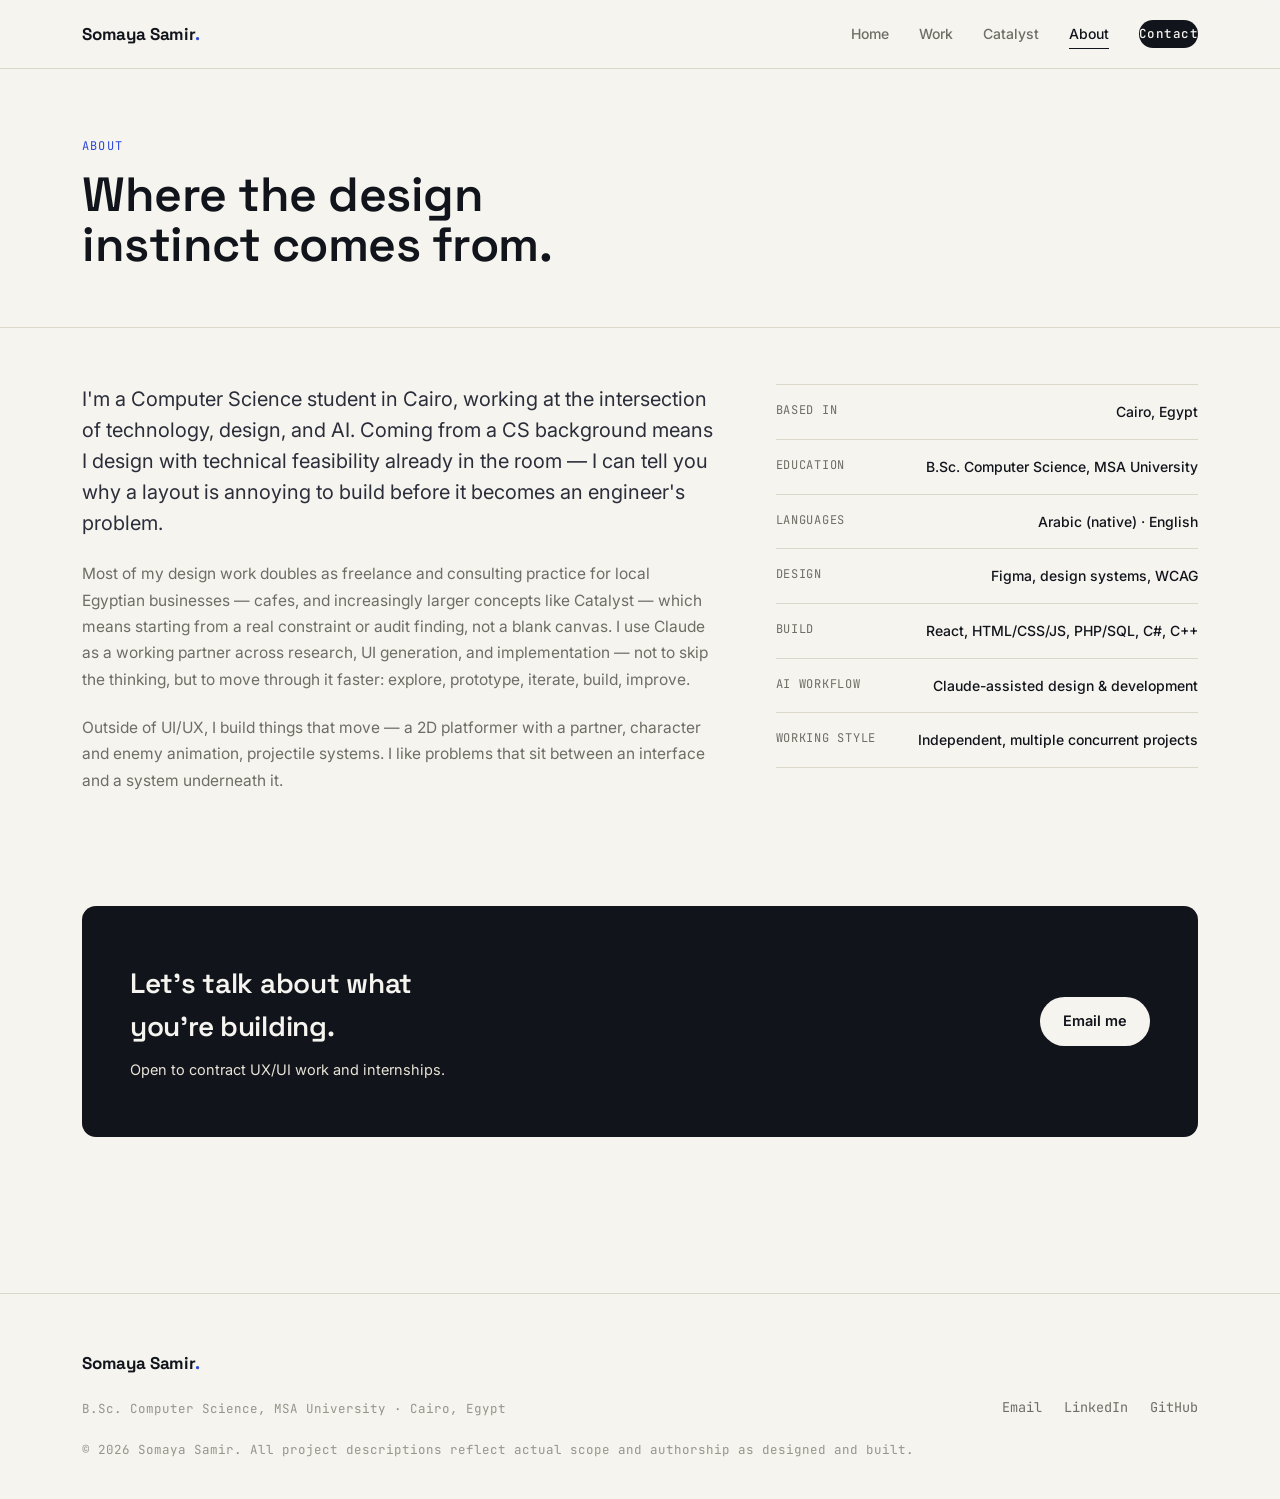
<file: about.html>
<!DOCTYPE html>
<html lang="en">
<head>
<meta charset="UTF-8">
<meta name="viewport" content="width=device-width, initial-scale=1.0">
<title>About — Somaya Samir</title>
<link rel="stylesheet" href="style.css">
</head>
<body>

<header class="site-header">
  <div class="wrap">
    <a href="index.html" class="brand">Somaya Samir<span>.</span></a>
    <nav class="nav-links">
      <a href="index.html">Home</a>
      <a href="work.html">Work</a>
      <a href="catalyst.html">Catalyst</a>
      <a href="about.html" class="active">About</a>
      <a href="index.html#contact" class="nav-cta">Contact</a>
    </nav>
    <button class="nav-toggle">Menu</button>
  </div>
</header>

<section class="hero" style="padding-bottom:56px;">
  <div class="wrap">
    <span class="eyebrow">About</span>
    <h1 style="font-size:clamp(30px,5vw,48px); max-width:16ch;">Where the design instinct comes from.</h1>
  </div>
</section>

<section class="section-tight">
  <div class="wrap about-grid">
    <div>
      <p class="lede">I'm a Computer Science student in Cairo, working at the intersection of technology, design, and AI. Coming from a CS background means I design with technical feasibility already in the room — I can tell you why a layout is annoying to build before it becomes an engineer's problem.</p>
      <p style="margin-top:22px; color:var(--muted); font-size:15.5px; line-height:1.7;">Most of my design work doubles as freelance and consulting practice for local Egyptian businesses — cafes, and increasingly larger concepts like Catalyst — which means starting from a real constraint or audit finding, not a blank canvas. I use Claude as a working partner across research, UI generation, and implementation — not to skip the thinking, but to move through it faster: explore, prototype, iterate, build, improve.</p>
      <p style="margin-top:22px; color:var(--muted); font-size:15.5px; line-height:1.7;">Outside of UI/UX, I build things that move — a 2D platformer with a partner, character and enemy animation, projectile systems. I like problems that sit between an interface and a system underneath it.</p>
    </div>
    <div>
      <div class="fact-list">
        <div class="fact-row"><span class="k">Based in</span><span class="v">Cairo, Egypt</span></div>
        <div class="fact-row"><span class="k">Education</span><span class="v">B.Sc. Computer Science, MSA University</span></div>
        <div class="fact-row"><span class="k">Languages</span><span class="v">Arabic (native) · English</span></div>
        <div class="fact-row"><span class="k">Design</span><span class="v">Figma, design systems, WCAG</span></div>
        <div class="fact-row"><span class="k">Build</span><span class="v">React, HTML/CSS/JS, PHP/SQL, C#, C++</span></div>
        <div class="fact-row"><span class="k">AI workflow</span><span class="v">Claude-assisted design &amp; development</span></div>
        <div class="fact-row"><span class="k">Working style</span><span class="v">Independent, multiple concurrent projects</span></div>
      </div>
    </div>
  </div>
</section>

<section class="section-tight">
  <div class="wrap">
    <div class="cta-band">
      <div>
        <h2>Let's talk about what you're building.</h2>
        <p class="sub">Open to contract UX/UI work and internships.</p>
      </div>
      <a href="mailto:somaya.samir@msa.edu.eg" class="btn btn-primary">Email me</a>
    </div>
  </div>
</section>

<footer class="site-footer">
  <div class="wrap">
    <div class="footer-grid">
      <div>
        <div class="brand">Somaya Samir<span>.</span></div>
        <div class="footer-note">B.Sc. Computer Science, MSA University · Cairo, Egypt</div>
      </div>
      <div class="footer-links">
        <a href="mailto:somaya.samir@msa.edu.eg">Email</a>
        <a href="https://www.linkedin.com/in/somaya-amer-229257331/">LinkedIn</a>
        <a href="https://github.com/so206">GitHub</a>
      </div>
    </div>
    <div class="footer-note">© 2026 Somaya Samir. All project descriptions reflect actual scope and authorship as designed and built.</div>
  </div>
</footer>

<script src="main.js"></script>
</body>
</html>
</file>
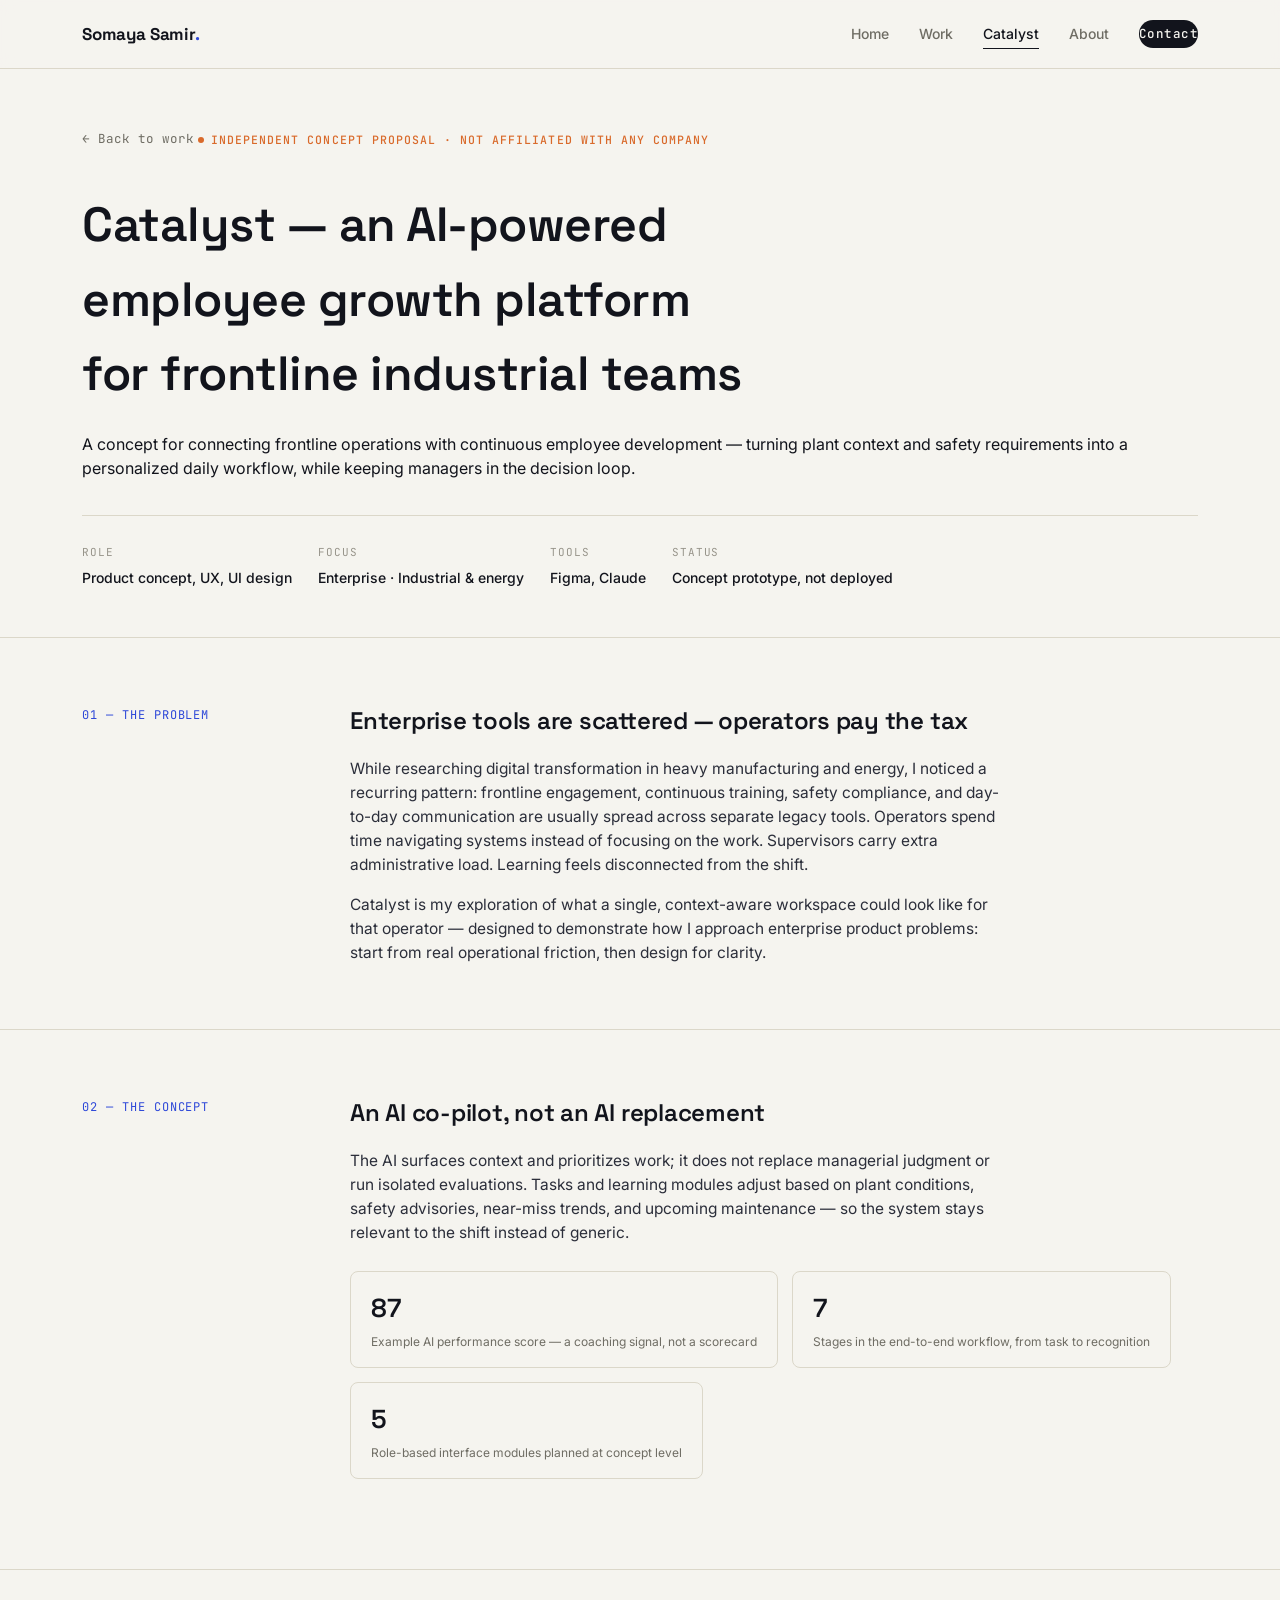
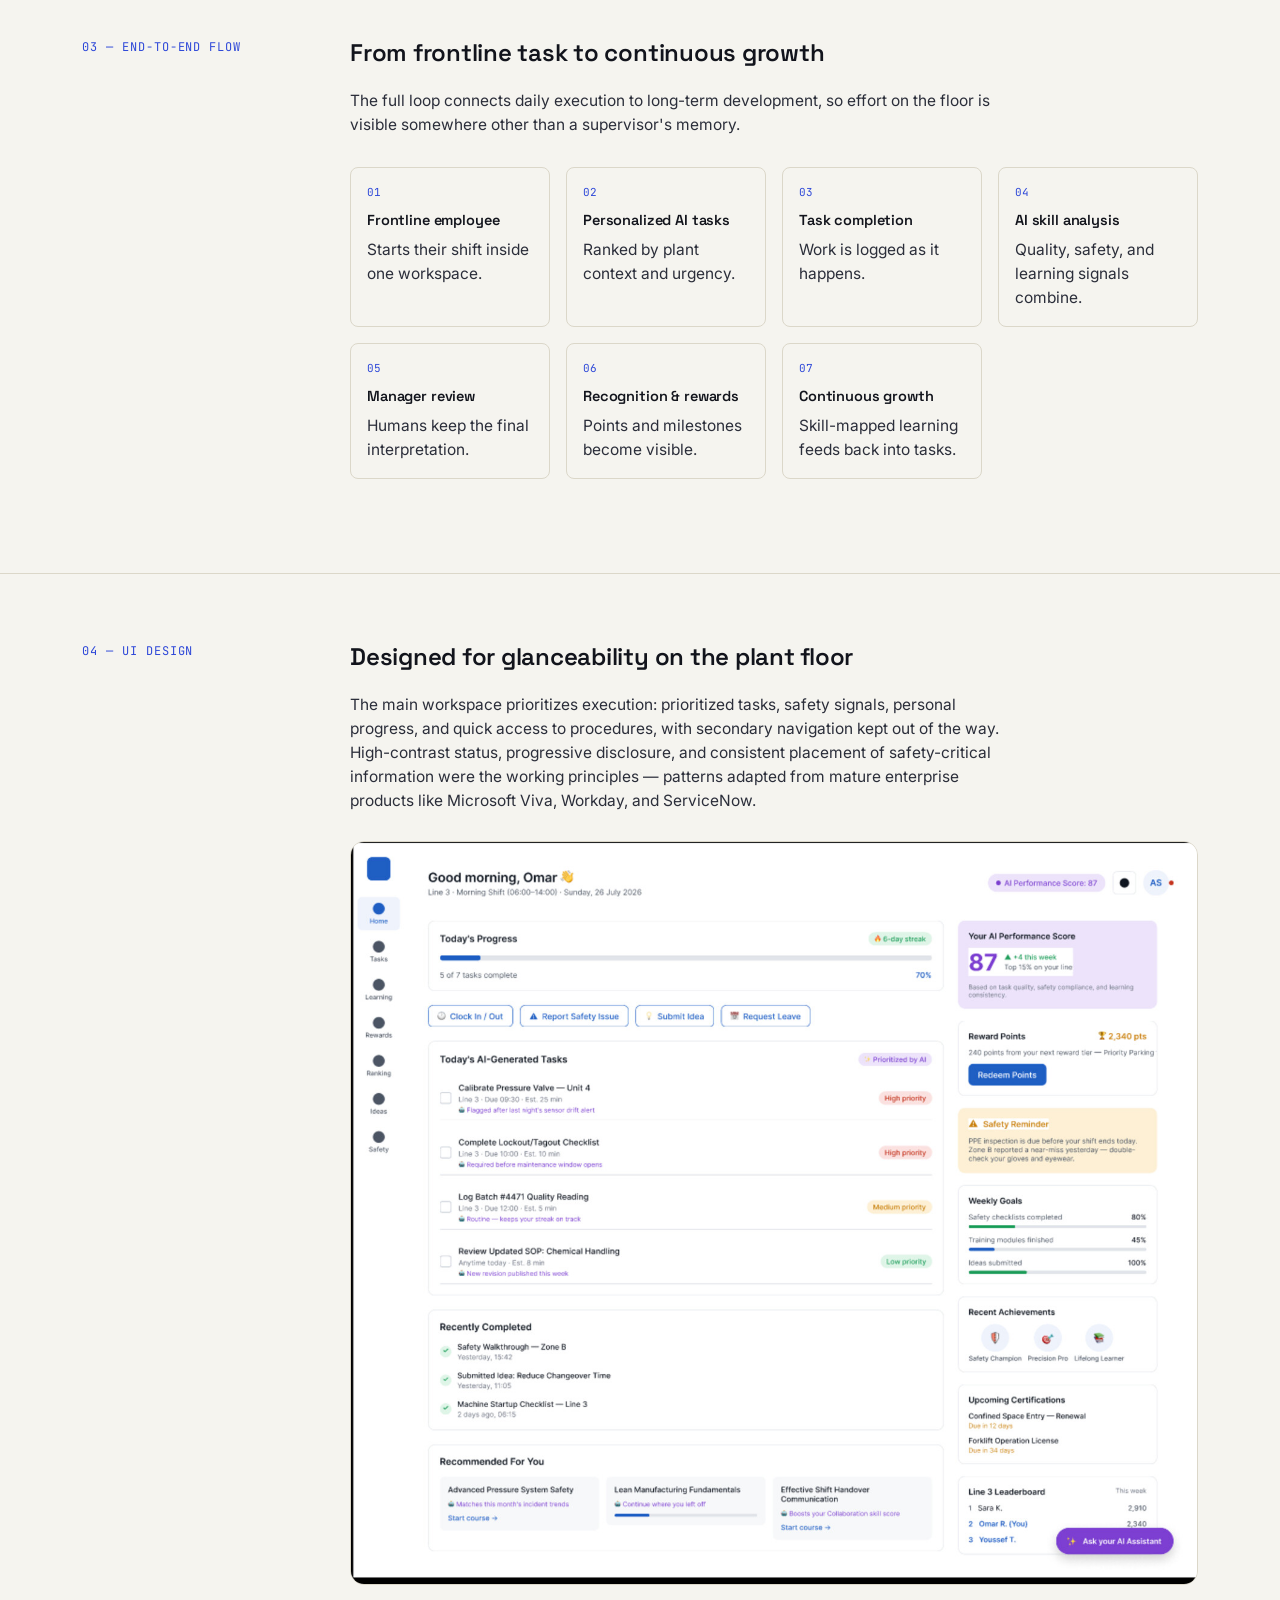
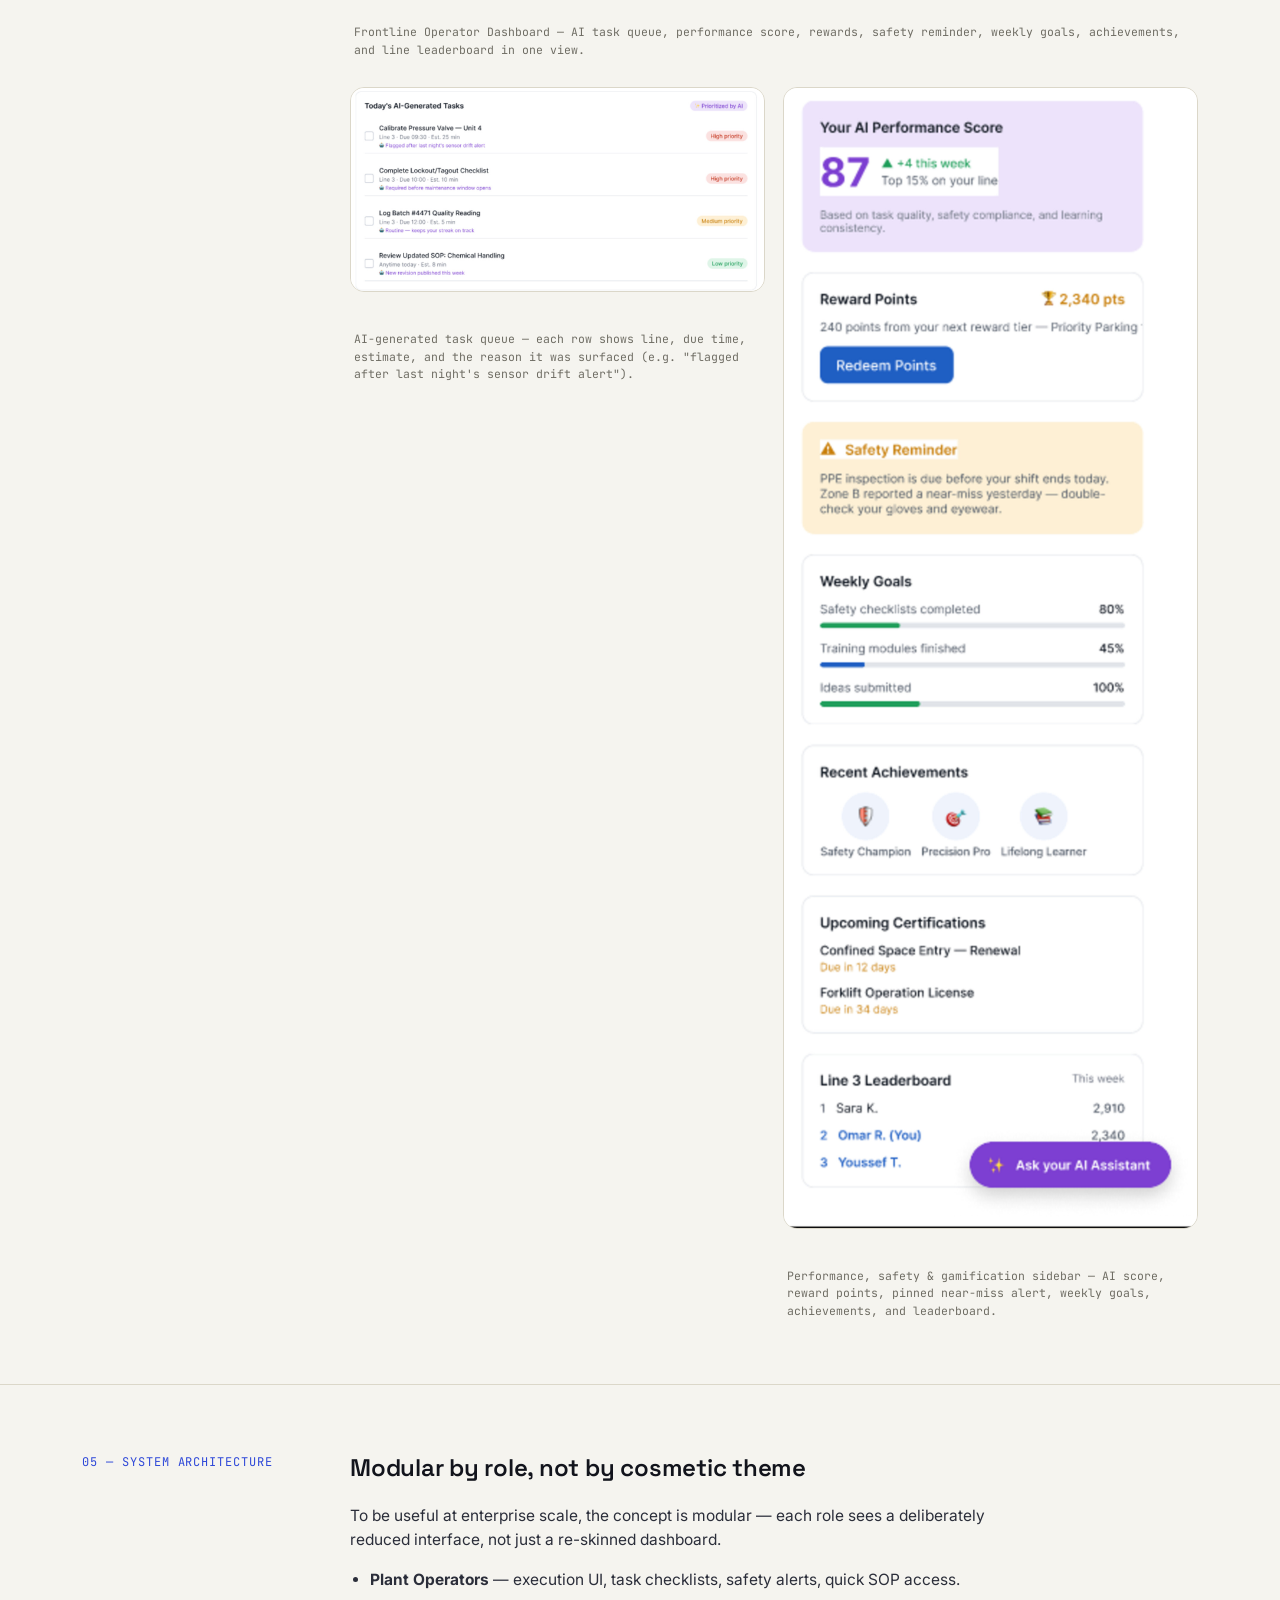
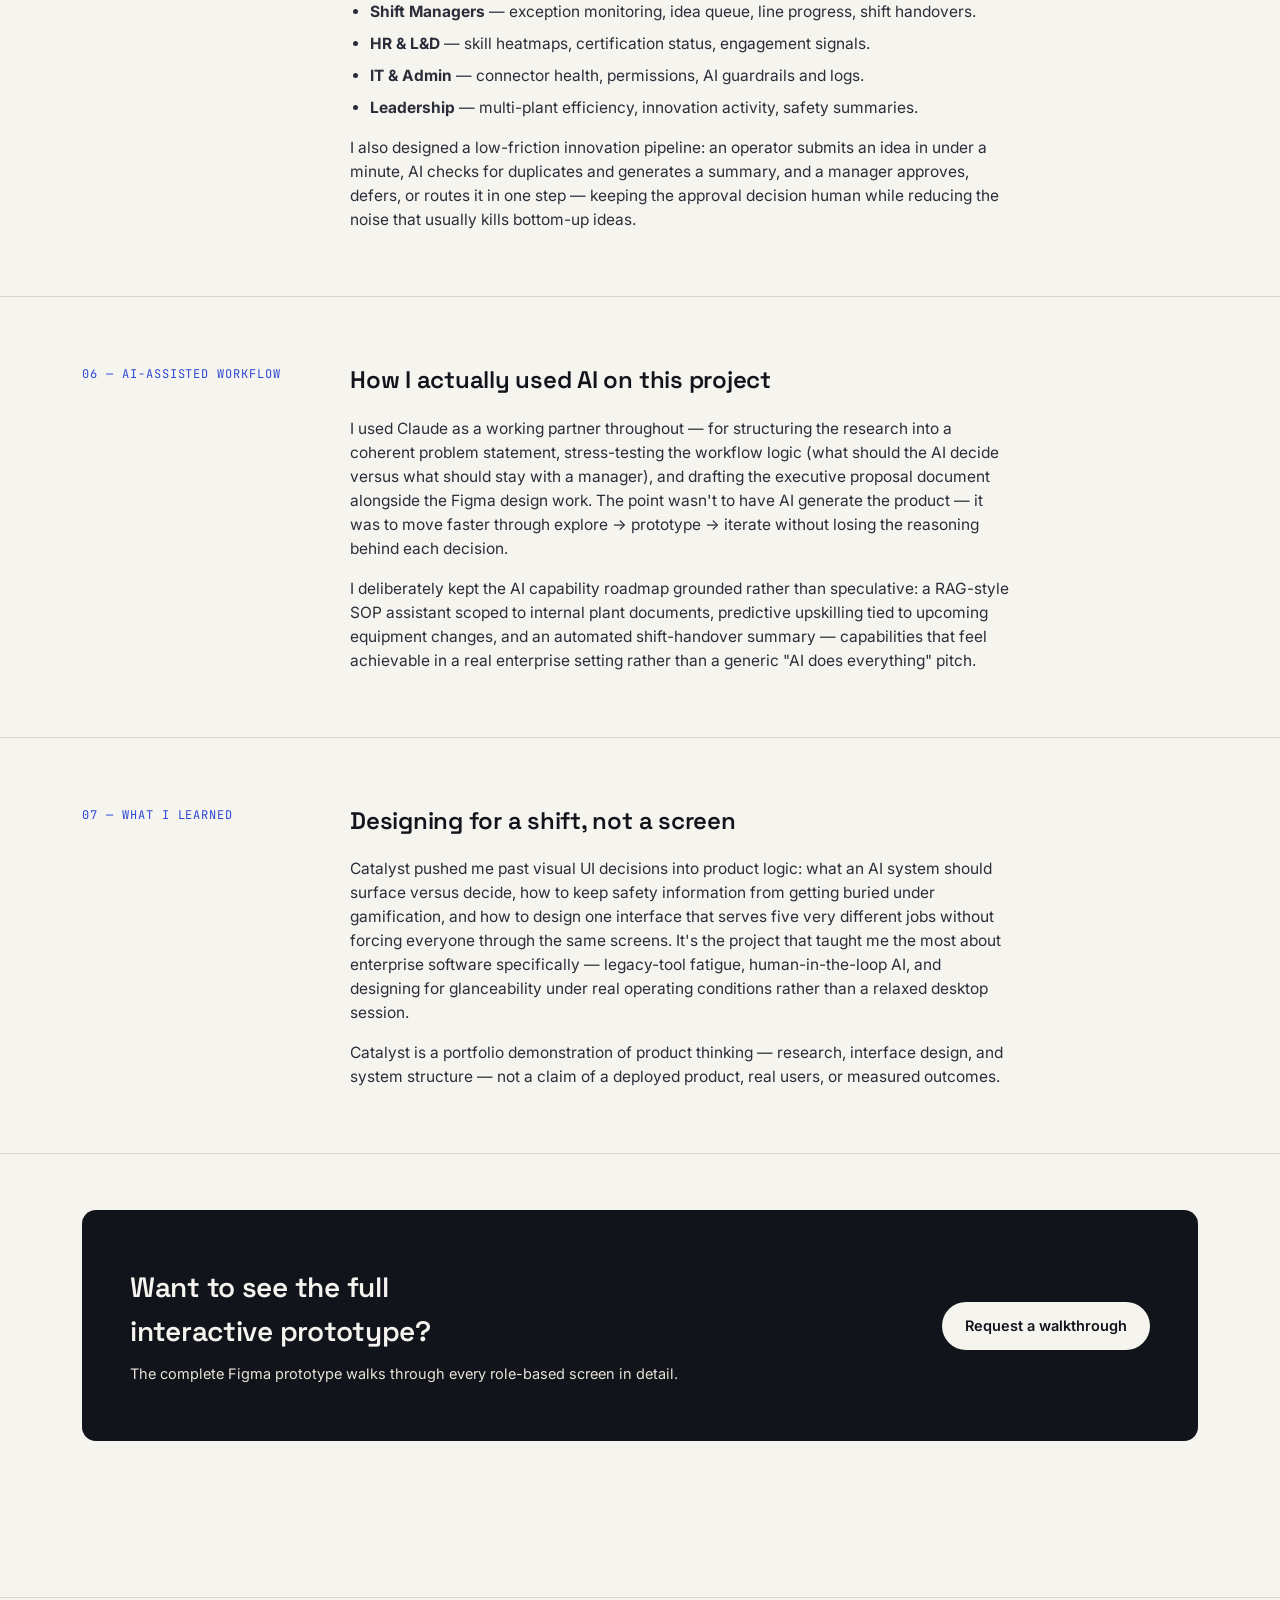
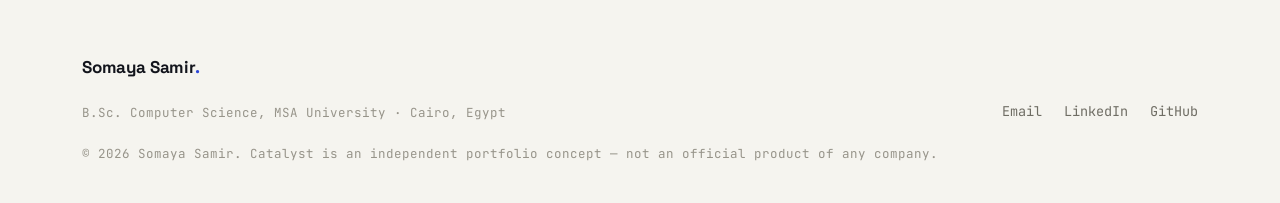
<file: catalyst.html>
<!DOCTYPE html>
<html lang="en">
<head>
<meta charset="UTF-8">
<meta name="viewport" content="width=device-width, initial-scale=1.0">
<title>Catalyst — Somaya Samir</title>
<link rel="stylesheet" href="style.css">
</head>
<body>

<header class="site-header">
  <div class="wrap">
    <a href="index.html" class="brand">Somaya Samir<span>.</span></a>
    <nav class="nav-links">
      <a href="index.html">Home</a>
      <a href="work.html">Work</a>
      <a href="catalyst.html" class="active">Catalyst</a>
      <a href="about.html">About</a>
      <a href="index.html#contact" class="nav-cta">Contact</a>
    </nav>
    <button class="nav-toggle">Menu</button>
  </div>
</header>

<section class="cs-hero">
  <div class="wrap">
    <a href="work.html" class="back-link">← Back to work</a>
    <span class="status concept">Independent concept proposal · Not affiliated with any company</span>
    <h1 style="font-size:clamp(30px,5vw,48px); margin-top:16px; max-width:22ch;">Catalyst — an AI-powered employee growth platform for frontline industrial teams</h1>
    <p class="lede" style="margin-top:20px;">A concept for connecting frontline operations with continuous employee development — turning plant context and safety requirements into a personalized daily workflow, while keeping managers in the decision loop.</p>
    <div class="meta-row">
      <div class="meta-item"><div class="k">Role</div><div class="v">Product concept, UX, UI design</div></div>
      <div class="meta-item"><div class="k">Focus</div><div class="v">Enterprise · Industrial &amp; energy</div></div>
      <div class="meta-item"><div class="k">Tools</div><div class="v">Figma, Claude</div></div>
      <div class="meta-item"><div class="k">Status</div><div class="v">Concept prototype, not deployed</div></div>
    </div>
  </div>
</section>

<section class="cs-block">
  <div class="wrap cs-grid">
    <div class="label">01 — The Problem</div>
    <div class="content">
      <h3>Enterprise tools are scattered — operators pay the tax</h3>
      <p>While researching digital transformation in heavy manufacturing and energy, I noticed a recurring pattern: frontline engagement, continuous training, safety compliance, and day-to-day communication are usually spread across separate legacy tools. Operators spend time navigating systems instead of focusing on the work. Supervisors carry extra administrative load. Learning feels disconnected from the shift.</p>
      <p>Catalyst is my exploration of what a single, context-aware workspace could look like for that operator — designed to demonstrate how I approach enterprise product problems: start from real operational friction, then design for clarity.</p>
    </div>
  </div>
</section>

<section class="cs-block">
  <div class="wrap cs-grid">
    <div class="label">02 — The Concept</div>
    <div class="content">
      <h3>An AI co-pilot, not an AI replacement</h3>
      <p>The AI surfaces context and prioritizes work; it does not replace managerial judgment or run isolated evaluations. Tasks and learning modules adjust based on plant conditions, safety advisories, near-miss trends, and upcoming maintenance — so the system stays relevant to the shift instead of generic.</p>
      <div class="stat-row">
        <div class="stat-box"><div class="num">87</div><div class="lbl">Example AI performance score — a coaching signal, not a scorecard</div></div>
        <div class="stat-box"><div class="num">7</div><div class="lbl">Stages in the end-to-end workflow, from task to recognition</div></div>
        <div class="stat-box"><div class="num">5</div><div class="lbl">Role-based interface modules planned at concept level</div></div>
      </div>
    </div>
  </div>
</section>

<section class="cs-block">
  <div class="wrap cs-grid">
    <div class="label">03 — End-to-End Flow</div>
    <div class="content">
      <h3>From frontline task to continuous growth</h3>
      <p>The full loop connects daily execution to long-term development, so effort on the floor is visible somewhere other than a supervisor's memory.</p>
      <div class="flow-steps">
        <div class="flow-step"><div class="idx">01</div><h4>Frontline employee</h4><p>Starts their shift inside one workspace.</p></div>
        <div class="flow-step"><div class="idx">02</div><h4>Personalized AI tasks</h4><p>Ranked by plant context and urgency.</p></div>
        <div class="flow-step"><div class="idx">03</div><h4>Task completion</h4><p>Work is logged as it happens.</p></div>
        <div class="flow-step"><div class="idx">04</div><h4>AI skill analysis</h4><p>Quality, safety, and learning signals combine.</p></div>
        <div class="flow-step"><div class="idx">05</div><h4>Manager review</h4><p>Humans keep the final interpretation.</p></div>
        <div class="flow-step"><div class="idx">06</div><h4>Recognition &amp; rewards</h4><p>Points and milestones become visible.</p></div>
        <div class="flow-step"><div class="idx">07</div><h4>Continuous growth</h4><p>Skill-mapped learning feeds back into tasks.</p></div>
      </div>
    </div>
  </div>
</section>

<section class="cs-block">
  <div class="wrap cs-grid">
    <div class="label">04 — UI Design</div>
    <div class="content">
      <h3>Designed for glanceability on the plant floor</h3>
      <p>The main workspace prioritizes execution: prioritized tasks, safety signals, personal progress, and quick access to procedures, with secondary navigation kept out of the way. High-contrast status, progressive disclosure, and consistent placement of safety-critical information were the working principles — patterns adapted from mature enterprise products like Microsoft Viva, Workday, and ServiceNow.</p>

      <div class="shot">
        <img src="cat-000.jpg" alt="Catalyst frontline operator dashboard — full view">
      </div>
      <div class="shot-cap">Frontline Operator Dashboard — AI task queue, performance score, rewards, safety reminder, weekly goals, achievements, and line leaderboard in one view.</div>

      <div class="shot-row">
        <div>
          <div class="shot"><img src="cat-002.jpg" alt="AI-generated task list detail"></div>
          <div class="shot-cap">AI-generated task queue — each row shows line, due time, estimate, and the reason it was surfaced (e.g. "flagged after last night's sensor drift alert").</div>
        </div>
        <div>
          <div class="shot"><img src="cat-004.jpg" alt="Performance, safety and gamification sidebar"></div>
          <div class="shot-cap">Performance, safety &amp; gamification sidebar — AI score, reward points, pinned near-miss alert, weekly goals, achievements, and leaderboard.</div>
        </div>
      </div>
    </div>
  </div>
</section>

<section class="cs-block">
  <div class="wrap cs-grid">
    <div class="label">05 — System Architecture</div>
    <div class="content">
      <h3>Modular by role, not by cosmetic theme</h3>
      <p>To be useful at enterprise scale, the concept is modular — each role sees a deliberately reduced interface, not just a re-skinned dashboard.</p>
      <ul>
        <li><strong>Plant Operators</strong> — execution UI, task checklists, safety alerts, quick SOP access.</li>
        <li><strong>Shift Managers</strong> — exception monitoring, idea queue, line progress, shift handovers.</li>
        <li><strong>HR &amp; L&amp;D</strong> — skill heatmaps, certification status, engagement signals.</li>
        <li><strong>IT &amp; Admin</strong> — connector health, permissions, AI guardrails and logs.</li>
        <li><strong>Leadership</strong> — multi-plant efficiency, innovation activity, safety summaries.</li>
      </ul>
      <p>I also designed a low-friction innovation pipeline: an operator submits an idea in under a minute, AI checks for duplicates and generates a summary, and a manager approves, defers, or routes it in one step — keeping the approval decision human while reducing the noise that usually kills bottom-up ideas.</p>
    </div>
  </div>
</section>

<section class="cs-block">
  <div class="wrap cs-grid">
    <div class="label">06 — AI-Assisted Workflow</div>
    <div class="content">
      <h3>How I actually used AI on this project</h3>
      <p>I used Claude as a working partner throughout — for structuring the research into a coherent problem statement, stress-testing the workflow logic (what should the AI decide versus what should stay with a manager), and drafting the executive proposal document alongside the Figma design work. The point wasn't to have AI generate the product — it was to move faster through explore → prototype → iterate without losing the reasoning behind each decision.</p>
      <p>I deliberately kept the AI capability roadmap grounded rather than speculative: a RAG-style SOP assistant scoped to internal plant documents, predictive upskilling tied to upcoming equipment changes, and an automated shift-handover summary — capabilities that feel achievable in a real enterprise setting rather than a generic "AI does everything" pitch.</p>
    </div>
  </div>
</section>

<section class="cs-block">
  <div class="wrap cs-grid">
    <div class="label">07 — What I Learned</div>
    <div class="content">
      <h3>Designing for a shift, not a screen</h3>
      <p>Catalyst pushed me past visual UI decisions into product logic: what an AI system should surface versus decide, how to keep safety information from getting buried under gamification, and how to design one interface that serves five very different jobs without forcing everyone through the same screens. It's the project that taught me the most about enterprise software specifically — legacy-tool fatigue, human-in-the-loop AI, and designing for glanceability under real operating conditions rather than a relaxed desktop session.</p>
      <p>Catalyst is a portfolio demonstration of product thinking — research, interface design, and system structure — not a claim of a deployed product, real users, or measured outcomes.</p>
    </div>
  </div>
</section>

<section class="section-tight">
  <div class="wrap">
    <div class="cta-band">
      <div>
        <h2>Want to see the full interactive prototype?</h2>
        <p class="sub">The complete Figma prototype walks through every role-based screen in detail.</p>
      </div>
      <a href="mailto:somaya.samir@msa.edu.eg" class="btn btn-primary">Request a walkthrough</a>
    </div>
  </div>
</section>

<footer class="site-footer">
  <div class="wrap">
    <div class="footer-grid">
      <div>
        <div class="brand">Somaya Samir<span>.</span></div>
        <div class="footer-note">B.Sc. Computer Science, MSA University · Cairo, Egypt</div>
      </div>
      <div class="footer-links">
        <a href="mailto:somaya.samir@msa.edu.eg">Email</a>
        <a href="https://www.linkedin.com/in/somaya-amer-229257331/">LinkedIn</a>
        <a href="https://github.com/so206">GitHub</a>
      </div>
    </div>
    <div class="footer-note">© 2026 Somaya Samir. Catalyst is an independent portfolio concept — not an official product of any company.</div>
  </div>
</footer>

<script src="main.js"></script>
</body>
</html>
</file>
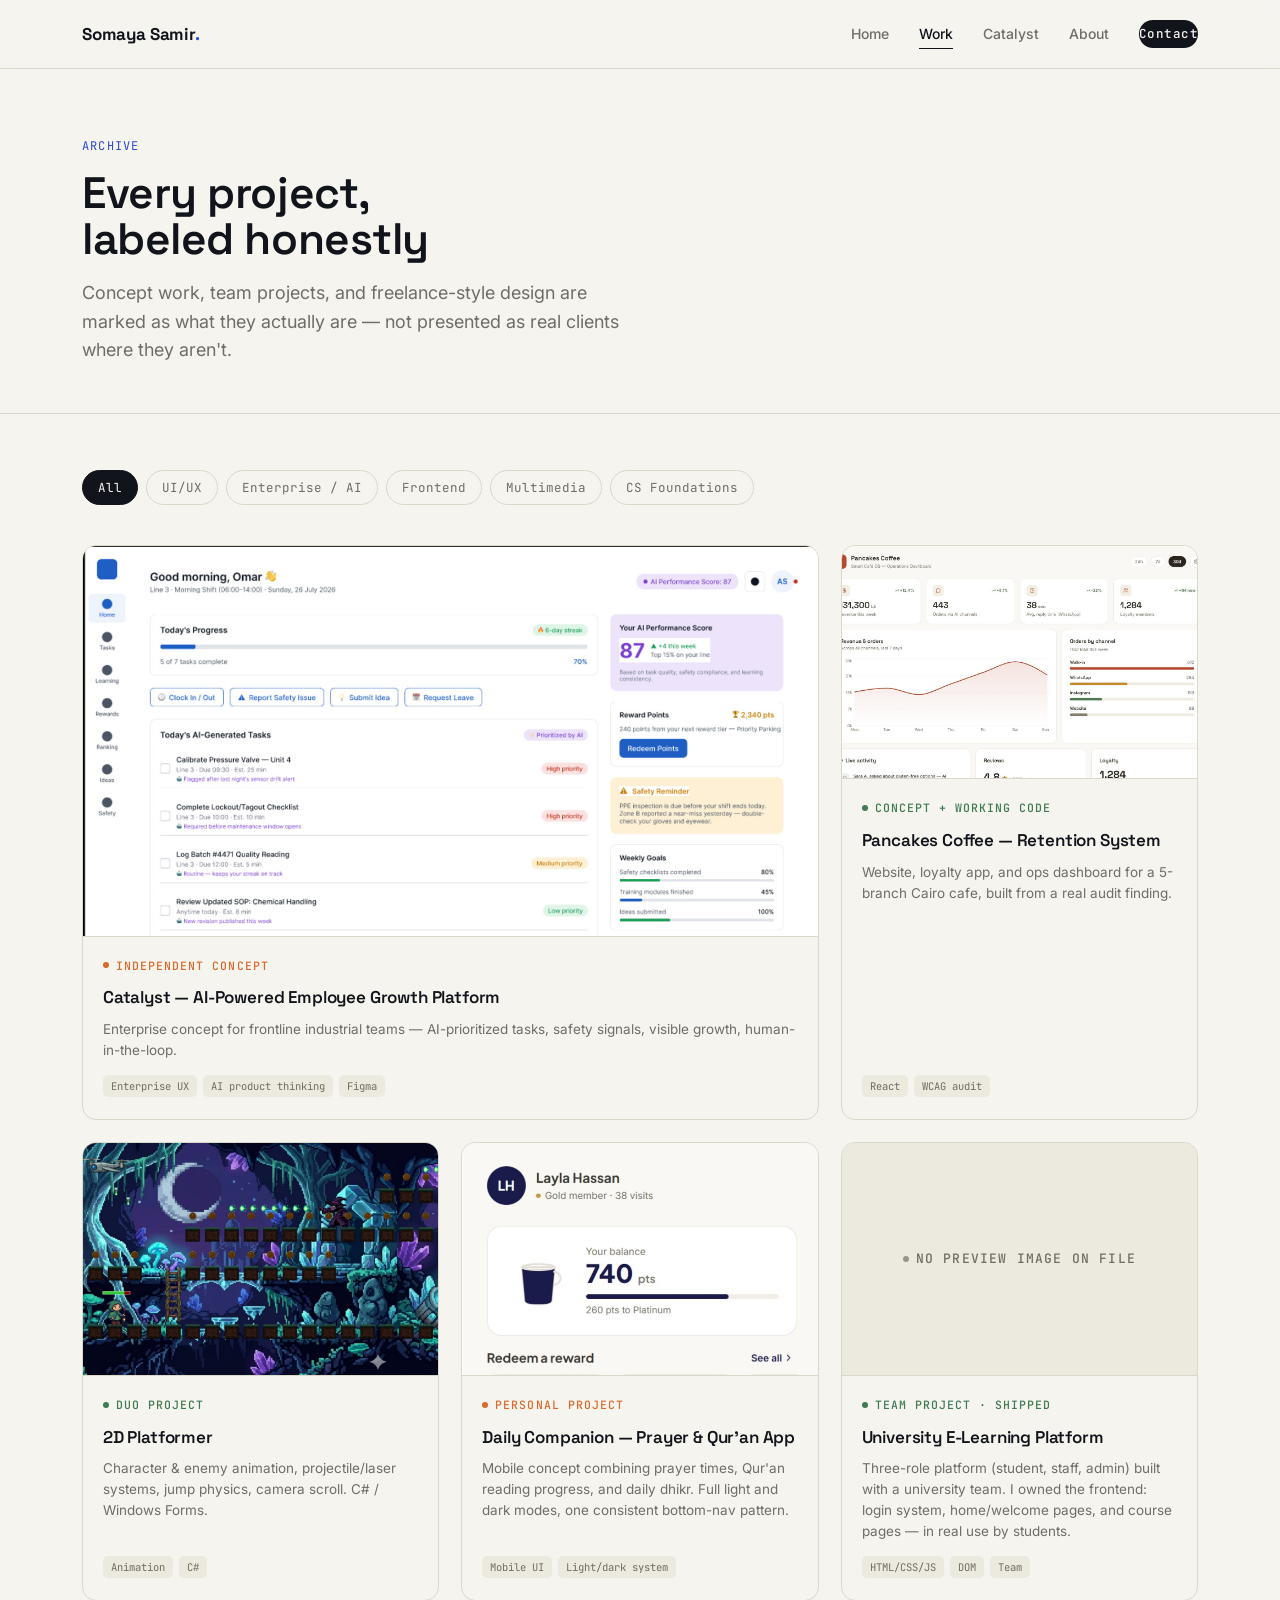
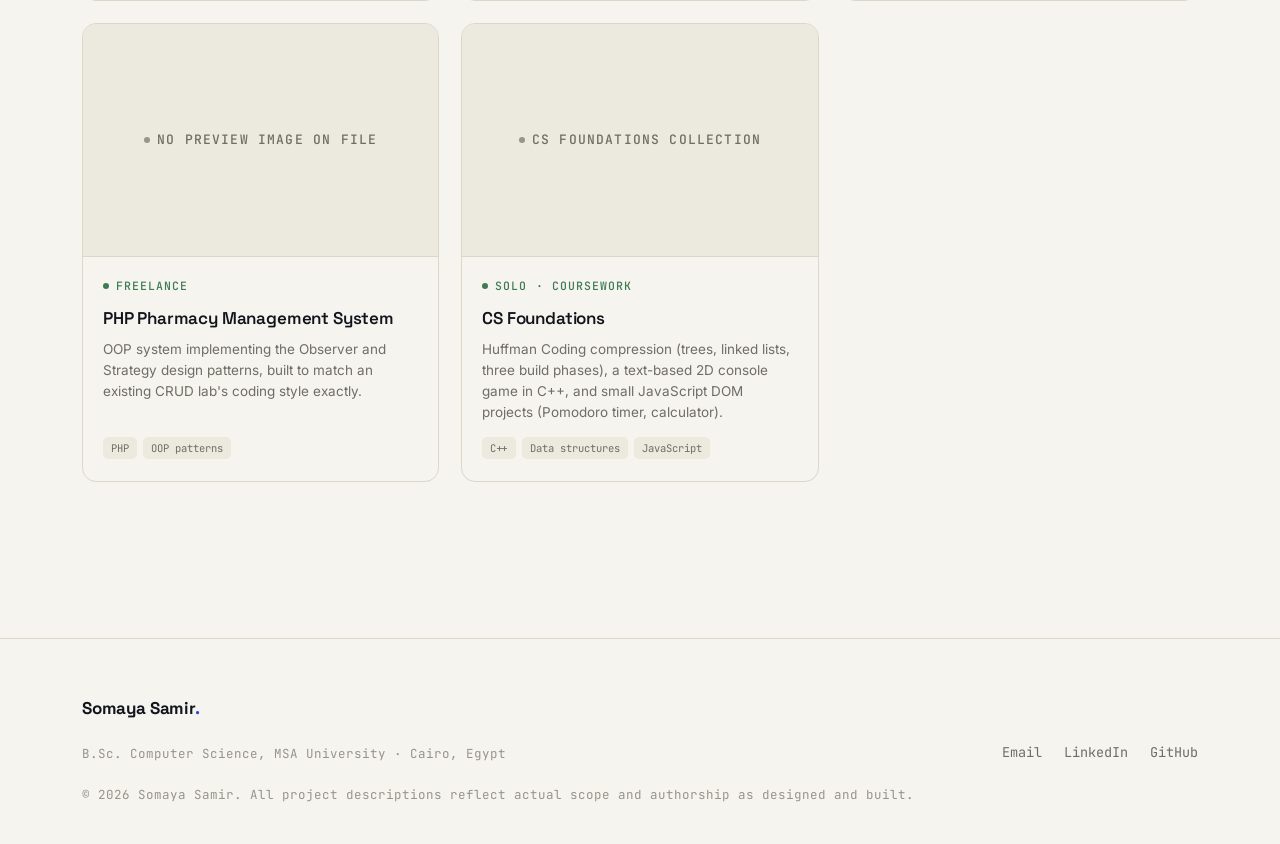
<file: work.html>
<!DOCTYPE html>
<html lang="en">
<head>
<meta charset="UTF-8">
<meta name="viewport" content="width=device-width, initial-scale=1.0">
<title>Work — Somaya Samir</title>
<link rel="stylesheet" href="style.css">
</head>
<body>

<header class="site-header">
  <div class="wrap">
    <a href="index.html" class="brand">Somaya Samir<span>.</span></a>
    <nav class="nav-links">
      <a href="index.html">Home</a>
      <a href="work.html" class="active">Work</a>
      <a href="catalyst.html">Catalyst</a>
      <a href="about.html">About</a>
      <a href="index.html#contact" class="nav-cta">Contact</a>
    </nav>
    <button class="nav-toggle">Menu</button>
  </div>
</header>

<section class="hero" style="padding-bottom:48px;">
  <div class="wrap">
    <span class="eyebrow">Archive</span>
    <h1 style="font-size:clamp(28px,4.5vw,44px);">Every project, labeled honestly</h1>
    <p class="lede" style="margin-top:16px;">Concept work, team projects, and freelance-style design are marked as what they actually are — not presented as real clients where they aren't.</p>
  </div>
</section>

<section class="section-tight">
  <div class="wrap">
    <div class="filter-bar">
      <button class="filter-btn active" data-filter="all">All</button>
      <button class="filter-btn" data-filter="uiux">UI/UX</button>
      <button class="filter-btn" data-filter="enterprise">Enterprise / AI</button>
      <button class="filter-btn" data-filter="frontend">Frontend</button>
      <button class="filter-btn" data-filter="multimedia">Multimedia</button>
      <button class="filter-btn" data-filter="foundations">CS Foundations</button>
    </div>

    <div class="proj-grid">

      <a href="catalyst.html" class="card featured" data-cats="enterprise uiux">
        <div class="thumb"><img src="cat-000.jpg" alt="Catalyst dashboard"></div>
        <div class="card-body">
          <span class="status concept">Independent concept</span>
          <h3>Catalyst — AI-Powered Employee Growth Platform</h3>
          <p>Enterprise concept for frontline industrial teams — AI-prioritized tasks, safety signals, visible growth, human-in-the-loop.</p>
          <div class="card-tags"><span class="tag">Enterprise UX</span><span class="tag">AI product thinking</span><span class="tag">Figma</span></div>
        </div>
      </a>

      <a href="pancakes.html" class="card" data-cats="uiux frontend">
        <div class="thumb"><img src="pan-002.jpg" alt="Pancakes ops dashboard"></div>
        <div class="card-body">
          <span class="status built">Concept + working code</span>
          <h3>Pancakes Coffee — Retention System</h3>
          <p>Website, loyalty app, and ops dashboard for a 5-branch Cairo cafe, built from a real audit finding.</p>
          <div class="card-tags"><span class="tag">React</span><span class="tag">WCAG audit</span></div>
        </div>
      </a>

      <a href="multimedia.html" class="card" data-cats="multimedia">
        <div class="thumb"><img src="game-01.jpg" alt="2D platformer game"></div>
        <div class="card-body">
          <span class="status built">Duo project</span>
          <h3>2D Platformer</h3>
          <p>Character &amp; enemy animation, projectile/laser systems, jump physics, camera scroll. C# / Windows Forms.</p>
          <div class="card-tags"><span class="tag">Animation</span><span class="tag">C#</span></div>
        </div>
      </a>

      <div class="card" data-cats="uiux">
        <div class="thumb"><img src="pan-001.jpg" alt="Prayer and Quran app loyalty-style screen"></div>
        <div class="card-body">
          <span class="status concept">Personal project</span>
          <h3>Daily Companion — Prayer &amp; Qur'an App</h3>
          <p>Mobile concept combining prayer times, Qur'an reading progress, and daily dhikr. Full light and dark modes, one consistent bottom-nav pattern.</p>
          <div class="card-tags"><span class="tag">Mobile UI</span><span class="tag">Light/dark system</span></div>
        </div>
      </div>

      <div class="card" data-cats="frontend">
        <div class="thumb" style="display:flex;align-items:center;justify-content:center;background:var(--paper-alt);">
          <span class="status" style="font-size:13px;">No preview image on file</span>
        </div>
        <div class="card-body">
          <span class="status built">Team project · shipped</span>
          <h3>University E-Learning Platform</h3>
          <p>Three-role platform (student, staff, admin) built with a university team. I owned the frontend: login system, home/welcome pages, and course pages — in real use by students.</p>
          <div class="card-tags"><span class="tag">HTML/CSS/JS</span><span class="tag">DOM</span><span class="tag">Team</span></div>
        </div>
      </div>

      <div class="card" data-cats="frontend">
        <div class="thumb" style="display:flex;align-items:center;justify-content:center;background:var(--paper-alt);">
          <span class="status" style="font-size:13px;">No preview image on file</span>
        </div>
        <div class="card-body">
          <span class="status built">Freelance</span>
          <h3>PHP Pharmacy Management System</h3>
          <p>OOP system implementing the Observer and Strategy design patterns, built to match an existing CRUD lab's coding style exactly.</p>
          <div class="card-tags"><span class="tag">PHP</span><span class="tag">OOP patterns</span></div>
        </div>
      </div>

      <div class="card" data-cats="foundations">
        <div class="thumb" style="display:flex;align-items:center;justify-content:center;background:var(--paper-alt);">
          <span class="status" style="font-size:13px;">CS Foundations collection</span>
        </div>
        <div class="card-body">
          <span class="status built">Solo · coursework</span>
          <h3>CS Foundations</h3>
          <p>Huffman Coding compression (trees, linked lists, three build phases), a text-based 2D console game in C++, and small JavaScript DOM projects (Pomodoro timer, calculator).</p>
          <div class="card-tags"><span class="tag">C++</span><span class="tag">Data structures</span><span class="tag">JavaScript</span></div>
        </div>
      </div>

    </div>
  </div>
</section>

<footer class="site-footer">
  <div class="wrap">
    <div class="footer-grid">
      <div>
        <div class="brand">Somaya Samir<span>.</span></div>
        <div class="footer-note">B.Sc. Computer Science, MSA University · Cairo, Egypt</div>
      </div>
      <div class="footer-links">
        <a href="mailto:somaya.samir@msa.edu.eg">Email</a>
        <a href="https://www.linkedin.com/in/somaya-amer-229257331/">LinkedIn</a>
        <a href="https://github.com/so206">GitHub</a>
      </div>
    </div>
    <div class="footer-note">© 2026 Somaya Samir. All project descriptions reflect actual scope and authorship as designed and built.</div>
  </div>
</footer>

<script src="main.js"></script>
</body>
</html>
</file>
<file: style.css>
/* ============================================================
   SOMAYA SAMIR — PORTFOLIO DESIGN SYSTEM
   Tokens: ink / paper / signal (cobalt) / flag (amber) / line
   Type: Space Grotesk (display), Inter (body), JetBrains Mono (status)
   ============================================================ */

@import url('https://fonts.googleapis.com/css2?family=Space+Grotesk:wght@500;600;700&family=Inter:wght@400;500;600;700&family=JetBrains+Mono:wght@400;500&display=swap');

:root {
  --ink: #12141C;
  --ink-soft: #2B2E3A;
  --paper: #F5F4EF;
  --paper-alt: #ECE9DF;
  --paper-deep: #E7E3D6;
  --line: #DBD7C9;
  --line-soft: #E5E2D5;
  --muted: #6F6D64;
  --muted-soft: #97948A;
  --signal: #2E48D8;
  --signal-dim: #E7EAFB;
  --flag: #D96A2B;
  --flag-dim: #FBE9DB;
  --good: #3F7A52;

  --display: 'Space Grotesk', sans-serif;
  --body: 'Inter', sans-serif;
  --mono: 'JetBrains Mono', monospace;

  --container: 1180px;
  --radius: 14px;
  --radius-sm: 8px;
}

* { box-sizing: border-box; }
html { scroll-behavior: smooth; }

body {
  margin: 0;
  background: var(--paper);
  color: var(--ink);
  font-family: var(--body);
  font-size: 16px;
  line-height: 1.55;
  -webkit-font-smoothing: antialiased;
}

img { max-width: 100%; display: block; }
a { color: inherit; text-decoration: none; }

h1, h2, h3, h4 {
  font-family: var(--display);
  font-weight: 600;
  margin: 0;
  letter-spacing: -0.01em;
}

p { margin: 0; }

.wrap {
  max-width: var(--container);
  margin: 0 auto;
  padding: 0 32px;
}

@media (max-width: 640px) {
  .wrap { padding: 0 20px; }
}

/* ---------- status / eyebrow labels (signature motif) ---------- */
.status {
  display: inline-flex;
  align-items: center;
  gap: 7px;
  font-family: var(--mono);
  font-size: 11.5px;
  font-weight: 500;
  letter-spacing: 0.09em;
  text-transform: uppercase;
  color: var(--muted);
}
.status::before {
  content: "";
  width: 6px;
  height: 6px;
  border-radius: 50%;
  background: var(--muted-soft);
  flex-shrink: 0;
}
.status.built::before { background: var(--good); }
.status.built { color: var(--good); }
.status.concept::before { background: var(--flag); }
.status.concept { color: var(--flag); }
.status.live::before { background: var(--signal); }
.status.live { color: var(--signal); }

/* ---------- nav ---------- */
.site-header {
  position: sticky;
  top: 0;
  z-index: 40;
  background: rgba(245, 244, 239, 0.92);
  backdrop-filter: blur(8px);
  border-bottom: 1px solid var(--line);
}
.site-header .wrap {
  display: flex;
  align-items: center;
  justify-content: space-between;
  height: 68px;
}
.brand {
  font-family: var(--display);
  font-weight: 700;
  font-size: 17px;
  letter-spacing: -0.01em;
}
.brand span { color: var(--signal); }
.nav-links {
  display: flex;
  align-items: center;
  gap: 30px;
  font-size: 14px;
  font-weight: 500;
}
.nav-links a {
  color: var(--muted);
  padding: 4px 0;
  border-bottom: 1px solid transparent;
  transition: color .15s ease, border-color .15s ease;
}
.nav-links a:hover, .nav-links a.active { color: var(--ink); border-color: var(--ink); }
.nav-cta {
  font-family: var(--mono);
  font-size: 12.5px;
  letter-spacing: 0.04em;
  padding: 8px 16px;
  border-radius: 100px;
  background: var(--ink);
  color: var(--paper) !important;
  border-bottom: none !important;
}
.nav-cta:hover { background: var(--signal); }
.nav-toggle { display: none; }

@media (max-width: 780px) {
  .nav-links { display: none; }
  .nav-toggle {
    display: block;
    background: none;
    border: 1px solid var(--line);
    border-radius: var(--radius-sm);
    padding: 8px 10px;
    font-family: var(--mono);
    font-size: 12px;
  }
  .nav-links.open {
    display: flex;
    flex-direction: column;
    position: absolute;
    top: 68px; left: 0; right: 0;
    background: var(--paper);
    border-bottom: 1px solid var(--line);
    padding: 18px 20px 22px;
    gap: 16px;
  }
}

/* ---------- footer ---------- */
.site-footer {
  border-top: 1px solid var(--line);
  padding: 56px 0 40px;
  margin-top: 100px;
}
.footer-grid {
  display: flex;
  justify-content: space-between;
  align-items: flex-end;
  flex-wrap: wrap;
  gap: 28px;
}
.footer-links {
  display: flex;
  gap: 22px;
  font-size: 13.5px;
  font-family: var(--mono);
}
.footer-links a { color: var(--muted); }
.footer-links a:hover { color: var(--ink); }
.footer-note {
  font-size: 12.5px;
  color: var(--muted-soft);
  margin-top: 22px;
  font-family: var(--mono);
}

/* ---------- buttons ---------- */
.btn {
  display: inline-flex;
  align-items: center;
  gap: 8px;
  font-family: var(--body);
  font-weight: 600;
  font-size: 14.5px;
  padding: 12px 22px;
  border-radius: 100px;
  cursor: pointer;
  border: 1px solid transparent;
  transition: transform .12s ease, background .15s ease, border-color .15s ease;
}
.btn-primary { background: var(--ink); color: var(--paper); }
.btn-primary:hover { background: var(--signal); }
.btn-ghost { background: transparent; color: var(--ink); border-color: var(--line); }
.btn-ghost:hover { border-color: var(--ink); }
.btn:active { transform: scale(0.98); }

/* ---------- sections / eyebrow ---------- */
.section { padding: 90px 0; }
.section-tight { padding: 56px 0; }
.eyebrow {
  font-family: var(--mono);
  font-size: 12px;
  letter-spacing: 0.1em;
  text-transform: uppercase;
  color: var(--signal);
  margin-bottom: 14px;
  display: block;
}
.section-head {
  display: flex;
  justify-content: space-between;
  align-items: flex-end;
  gap: 24px;
  margin-bottom: 44px;
  border-bottom: 1px solid var(--line);
  padding-bottom: 22px;
}
.section-head h2 { font-size: 30px; }
.section-head .sub { color: var(--muted); font-size: 15px; max-width: 420px; }

/* ---------- hero ---------- */
.hero {
  padding: 68px 0 80px;
  border-bottom: 1px solid var(--line);
}
.hero h1 {
  font-size: clamp(34px, 5.4vw, 60px);
  line-height: 1.06;
  max-width: 15ch;
}
.hero .lede {
  margin-top: 24px;
  font-size: 18px;
  color: var(--muted);
  max-width: 52ch;
  line-height: 1.6;
}
.hero-meta {
  display: flex;
  flex-wrap: wrap;
  gap: 10px;
  margin-top: 30px;
}
.chip {
  font-family: var(--mono);
  font-size: 12px;
  padding: 6px 12px;
  border: 1px solid var(--line);
  border-radius: 100px;
  color: var(--muted);
}
.hero-actions { display: flex; gap: 14px; margin-top: 34px; flex-wrap: wrap; }

/* ---------- capability grid ---------- */
.cap-grid {
  display: grid;
  grid-template-columns: repeat(4, 1fr);
  gap: 1px;
  background: var(--line);
  border: 1px solid var(--line);
  border-radius: var(--radius);
  overflow: hidden;
}
.cap-cell {
  background: var(--paper);
  padding: 26px 22px;
}
.cap-cell .n {
  font-family: var(--mono);
  font-size: 11px;
  color: var(--muted-soft);
  margin-bottom: 14px;
}
.cap-cell h3 { font-size: 16.5px; margin-bottom: 8px; }
.cap-cell p { font-size: 13.5px; color: var(--muted); line-height: 1.5; }
@media (max-width: 900px) { .cap-grid { grid-template-columns: repeat(2, 1fr); } }
@media (max-width: 560px) { .cap-grid { grid-template-columns: 1fr; } }

/* ---------- project cards ---------- */
.proj-grid {
  display: grid;
  grid-template-columns: repeat(3, 1fr);
  gap: 22px;
}
@media (max-width: 940px) { .proj-grid { grid-template-columns: repeat(2, 1fr); } }
@media (max-width: 640px) { .proj-grid { grid-template-columns: 1fr; } }

.card {
  border: 1px solid var(--line);
  border-radius: var(--radius);
  overflow: hidden;
  background: var(--paper);
  transition: border-color .15s ease, transform .15s ease;
  display: flex;
  flex-direction: column;
}
.card:hover { border-color: var(--ink); transform: translateY(-2px); }
.card .thumb {
  aspect-ratio: 16/10.5;
  overflow: hidden;
  background: var(--paper-deep);
  border-bottom: 1px solid var(--line);
}
.card .thumb img { width: 100%; height: 100%; object-fit: cover; object-position: top; }
.card-body { padding: 20px 20px 22px; flex: 1; display: flex; flex-direction: column; }
.card-body .status { margin-bottom: 10px; }
.card-body h3 { font-size: 17px; margin-bottom: 8px; }
.card-body p { font-size: 13.5px; color: var(--muted); flex: 1; }
.card-tags { display: flex; flex-wrap: wrap; gap: 6px; margin-top: 14px; }
.tag {
  font-family: var(--mono);
  font-size: 10.5px;
  padding: 3px 8px;
  background: var(--paper-alt);
  border-radius: 5px;
  color: var(--muted);
}

.card.featured {
  grid-column: span 2;
}
.card.featured .thumb { aspect-ratio: 16/8.5; }
@media (max-width: 940px) { .card.featured { grid-column: span 2; } }
@media (max-width: 640px) { .card.featured { grid-column: span 1; } }

/* ---------- filter bar (work archive) ---------- */
.filter-bar {
  display: flex;
  flex-wrap: wrap;
  gap: 8px;
  margin-bottom: 40px;
}
.filter-btn {
  font-family: var(--mono);
  font-size: 12.5px;
  padding: 8px 15px;
  border-radius: 100px;
  border: 1px solid var(--line);
  background: transparent;
  color: var(--muted);
  cursor: pointer;
  transition: all .15s ease;
}
.filter-btn:hover { border-color: var(--ink); color: var(--ink); }
.filter-btn.active { background: var(--ink); color: var(--paper); border-color: var(--ink); }

/* ---------- case study ---------- */
.cs-hero {
  padding: 56px 0 48px;
  border-bottom: 1px solid var(--line);
}
.cs-hero .meta-row {
  display: flex;
  flex-wrap: wrap;
  gap: 26px;
  margin-top: 34px;
  padding-top: 28px;
  border-top: 1px solid var(--line);
}
.meta-item .k {
  font-family: var(--mono);
  font-size: 11px;
  text-transform: uppercase;
  letter-spacing: 0.08em;
  color: var(--muted-soft);
  margin-bottom: 6px;
}
.meta-item .v { font-size: 14px; font-weight: 500; }

.cs-block { padding: 64px 0; border-bottom: 1px solid var(--line); }
.cs-block:last-of-type { border-bottom: none; }
.cs-grid { display: grid; grid-template-columns: 220px 1fr; gap: 48px; }
.cs-grid .label { font-family: var(--mono); font-size: 12px; text-transform: uppercase; letter-spacing: 0.08em; color: var(--signal); padding-top: 4px; }
.cs-grid .content h3 { font-size: 24px; margin-bottom: 18px; }
.cs-grid .content p { color: var(--ink-soft); font-size: 15.5px; margin-bottom: 16px; max-width: 66ch; }
.cs-grid .content p:last-child { margin-bottom: 0; }
@media (max-width: 780px) { .cs-grid { grid-template-columns: 1fr; gap: 16px; } }

.shot {
  border: 1px solid var(--line);
  border-radius: var(--radius);
  overflow: hidden;
  margin: 28px 0;
  background: var(--paper-alt);
}
.shot img { width: 100%; }
.shot-cap {
  font-family: var(--mono);
  font-size: 11.5px;
  color: var(--muted);
  padding: 10px 4px 0;
}
.shot-row { display: grid; grid-template-columns: 1fr 1fr; gap: 18px; }
@media (max-width: 700px) { .shot-row { grid-template-columns: 1fr; } }

.finding-box {
  background: var(--ink);
  color: var(--paper);
  border-radius: var(--radius);
  padding: 30px 32px;
  margin: 28px 0;
}
.finding-box .status { color: var(--paper-deep); }
.finding-box .status::before { background: var(--flag); }
.finding-box p { color: var(--paper-deep); margin-top: 14px; font-size: 15px; }

.stat-row { display: flex; gap: 14px; flex-wrap: wrap; margin: 26px 0; }
.stat-box {
  border: 1px solid var(--line);
  border-radius: var(--radius-sm);
  padding: 16px 20px;
  min-width: 150px;
}
.stat-box .num { font-family: var(--display); font-size: 26px; font-weight: 600; }
.stat-box .num.fail { color: var(--flag); }
.stat-box .num.pass { color: var(--good); }
.stat-box .lbl { font-size: 12px; color: var(--muted); margin-top: 4px; }

.flow-steps {
  display: grid;
  grid-template-columns: repeat(4, 1fr);
  gap: 16px;
  margin: 30px 0;
}
@media (max-width: 780px) { .flow-steps { grid-template-columns: repeat(2, 1fr); } }
@media (max-width: 480px) { .flow-steps { grid-template-columns: 1fr; } }
.flow-step {
  border: 1px solid var(--line);
  border-radius: var(--radius-sm);
  padding: 16px;
}
.flow-step .idx { font-family: var(--mono); font-size: 11px; color: var(--signal); }
.flow-step h4 { font-size: 14.5px; margin: 8px 0 6px; }
.flow-step p { font-size: 12.5px; color: var(--muted); }

.role-split { display: grid; grid-template-columns: 1fr 1fr; gap: 18px; margin: 28px 0; }
@media (max-width: 700px) { .role-split { grid-template-columns: 1fr; } }
.role-box { border: 1px solid var(--line); border-radius: var(--radius-sm); padding: 20px; }
.role-box.designed { border-left: 3px solid var(--signal); }
.role-box.built { border-left: 3px solid var(--good); }
.role-box .status { margin-bottom: 12px; }
.role-box ul { margin: 0; padding-left: 18px; font-size: 13.5px; color: var(--ink-soft); }
.role-box li { margin-bottom: 6px; }

/* prose lists inside content */
.content ul { padding-left: 20px; margin: 0 0 16px; }
.content li { font-size: 15.5px; color: var(--ink-soft); margin-bottom: 8px; }

/* ---------- multimedia gallery ---------- */
.gallery-grid { display: grid; grid-template-columns: repeat(2, 1fr); gap: 20px; }
@media (max-width: 700px) { .gallery-grid { grid-template-columns: 1fr; } }
.gallery-item { border: 1px solid var(--line); border-radius: var(--radius); overflow: hidden; }
.gallery-item img { width: 100%; }
.gallery-cap { padding: 12px 16px; font-family: var(--mono); font-size: 11.5px; color: var(--muted); }

.credit-row {
  display: grid;
  grid-template-columns: repeat(4, 1fr);
  gap: 20px;
  margin: 30px 0;
}
@media (max-width: 780px) { .credit-row { grid-template-columns: repeat(2, 1fr); } }
.credit-item .k { font-family: var(--mono); font-size: 11px; text-transform: uppercase; letter-spacing: 0.06em; color: var(--muted-soft); margin-bottom: 8px; }
.credit-item .v { font-size: 14px; }

/* ---------- about ---------- */
.about-grid { display: grid; grid-template-columns: 1.2fr 0.8fr; gap: 60px; }
@media (max-width: 800px) { .about-grid { grid-template-columns: 1fr; gap: 36px; } }
.about-grid .lede { font-size: 20px; line-height: 1.55; color: var(--ink-soft); }
.fact-list { border-top: 1px solid var(--line); }
.fact-row { display: flex; justify-content: space-between; padding: 16px 0; border-bottom: 1px solid var(--line); font-size: 14px; }
.fact-row .k { color: var(--muted); font-family: var(--mono); font-size: 12px; text-transform: uppercase; letter-spacing: 0.06em; }
.fact-row .v { text-align: right; font-weight: 500; }

/* ---------- back link ---------- */
.back-link {
  display: inline-flex;
  align-items: center;
  gap: 6px;
  font-family: var(--mono);
  font-size: 12.5px;
  color: var(--muted);
  margin-bottom: 24px;
}
.back-link:hover { color: var(--ink); }

/* ---------- contact / cta ---------- */
.cta-band {
  background: var(--ink);
  color: var(--paper);
  border-radius: var(--radius);
  padding: 56px 48px;
  display: flex;
  justify-content: space-between;
  align-items: center;
  flex-wrap: wrap;
  gap: 26px;
}
.cta-band h2 { color: var(--paper); font-size: 28px; max-width: 20ch; }
.cta-band .sub { color: var(--paper-deep); font-size: 14.5px; margin-top: 10px; }
.cta-band .btn-primary { background: var(--paper); color: var(--ink); }
.cta-band .btn-primary:hover { background: var(--signal); color: var(--paper); }
@media (max-width: 700px) { .cta-band { padding: 40px 28px; } }
</file>
